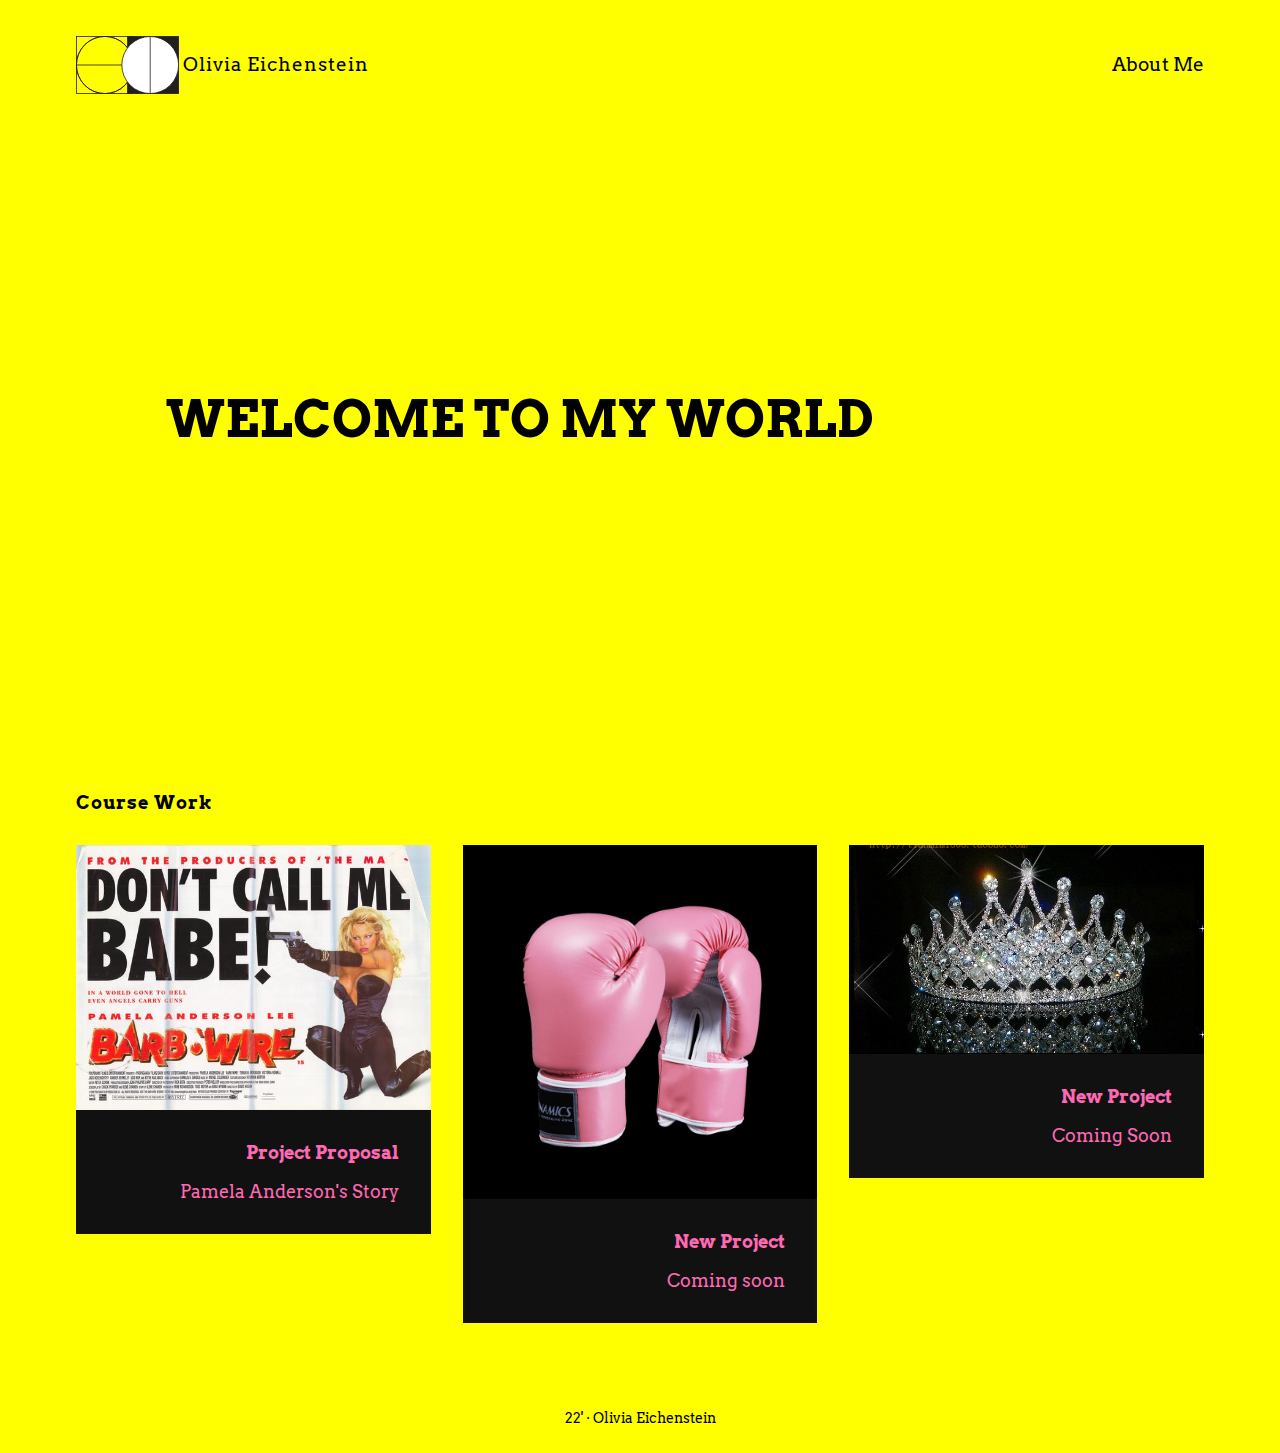
<file: index.html>
<!-- HTML -->

<!DOCTYPE html>
<html>
	<head>
		<script src="https://cdnjs.cloudflare.com/ajax/libs/jquery/3.6.0/jquery.min.js" integrity="sha512-894YE6QWD5I59HgZOGReFYm4dnWc1Qt5NtvYSaNcOP+u1T9qYdvdihz0PPSiiqn/+/3e7Jo4EaG7TubfWGUrMQ==" crossorigin="anonymous" referrerpolicy="no-referrer"></script>
		<!-- scripts -->
		<script src="js/main.js"></script>
		<!-- styles -->
		<link rel="stylesheet" type="text/css" href="css/grid.css">
		<link rel="stylesheet" type="text/css" href="css/reset.css">
		<link rel="stylesheet" type="text/css" href="css/style.css">
		<!-- SEO -->
		<meta name="description" content="This is my web journal.">
		<meta name="author" content="Olivia Eichenstein">
		<meta name="viewport" content="width=device-width, initial-scale=1.0">
		<!--  Bookmark Icon-->
		<link rel="icon" type="image/png" href="images/icon.png">
		<!-- load google fonts -->
		<link rel="preconnect" href="https://fonts.googleapis.com">
		<link rel="preconnect" href="https://fonts.gstatic.com" crossorigin>
		<link href="https://fonts.googleapis.com/css2?family=Arvo:ital,wght@0,400;0,700;1,400;1,700&display=swap" rel="stylesheet">

		<title>Olivia Eichenstein : ARTS 486 Web Journal</title>
	</head>

	<body>
		<div id="wrapper">
			<div id="masthead" class="grid">
				<div id="topnav" class="width-12-12 width-12-12-m">
					<ul>
						<li>
							<div id="logo">
								<a href="/" title="Olivia Eichenstein">
	          			<img src = "images/logooo.svg">
	          			<h1>Olivia Eichenstein</h1>
	        			</a>
      				</div>
						</li>
						<li><a href="about.html">About Me</a></li>
					</ul>
				</div>
			</div>
			<div id="main" class="grid">
	      <div id="intro" class="width-12-12-m width-12-12">
	        <div id="intro-holder">
	          <h1>WELCOME TO MY WORLD</h1>
	        </div>
	      </div>
	      <div id="work" class="width-12-12-m width-12-12">
	        <h3>Course Work</h3>
	        <div id="work-holder" class="grid">
	          <div class="width-12-12-m width-4-12 work-item">
	            <a class="inner" href="proposal.html" title="Proposal">
	              <img title="Proposal" src="images/barb-wire.jpg" />
	              <div class="work-inside">
	                <h2>Project Proposal</h2>
	                <p>Pamela Anderson's Story </p>
	              </div>
	            </a>
	          </div>
	          <div class="width-12-12-m width-4-12 work-item">
	            <a class="inner" href="portfolio-single.html" title="Hell Yes">
	              <img title="Every Single Person" src="images/tbic2-s.jpg" />
	              <div class="work-inside">
	                <h2>New Project</h2>
	                <p>Coming soon</p>
	              </div>
	            </a>
	          </div>
	          <div class="width-12-12-m width-4-12 work-item">
	            <a class="inner" href="portfolio-single.html" title="Hell Yes">
	              <img title="Every Single Person" src="images/crown.webp" />
	              <div class="work-inside">
	                <h2> New Project </h2>
	                <p>Coming Soon</p>
	              </div>
	            </a>
	          </div>

	        <div>
	      </div>
    	</div>
			<div id="footer" class="grid">
	      <div class="width-12-12-m width-12-12">
	        <p>22' · Olivia Eichenstein</p>
	      </div>
    </div>
		</div>
	</body>

</html>
</file>
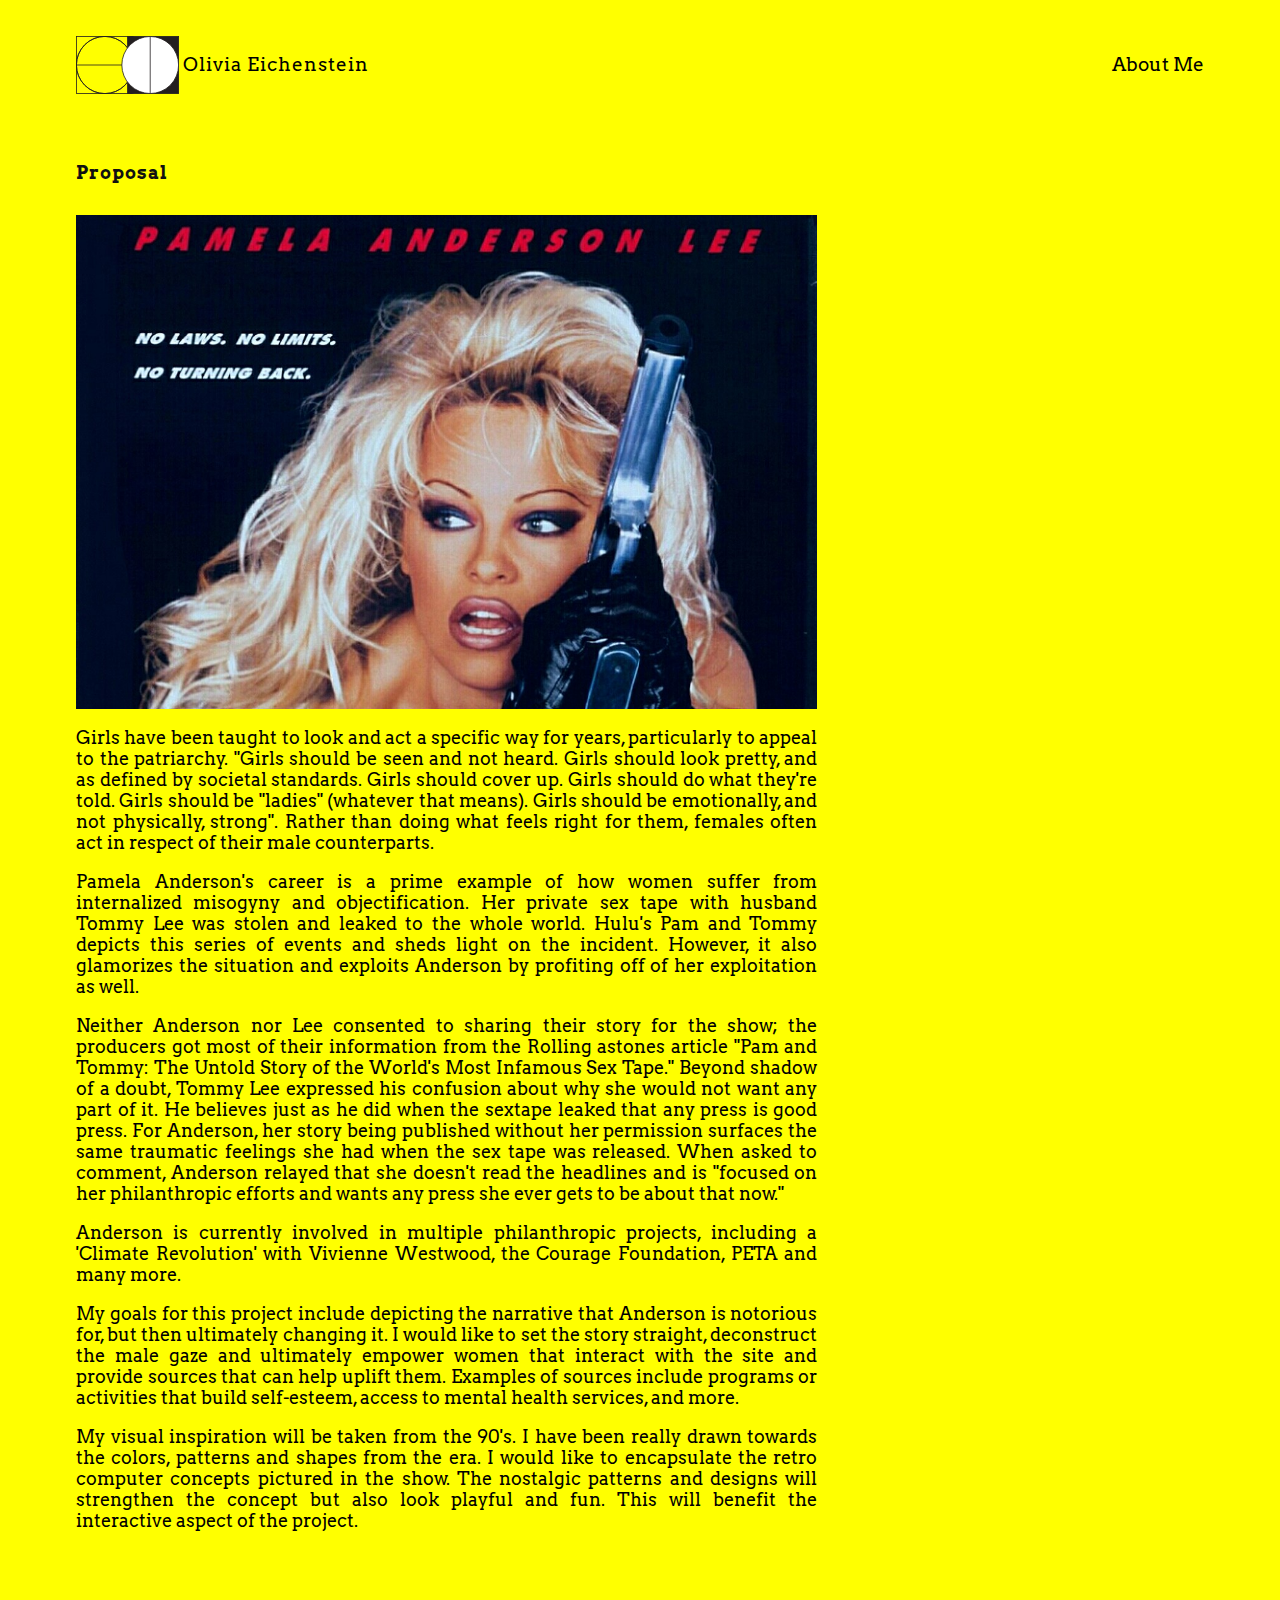
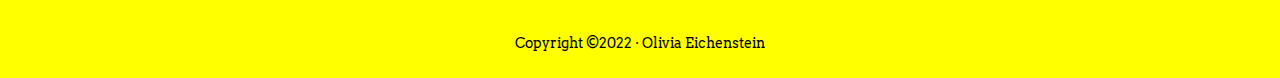
<file: proposal.html>
<!-- HTML -->

<!DOCTYPE html>
<html>
	<head>
		<script src="https://cdnjs.cloudflare.com/ajax/libs/jquery/3.6.0/jquery.min.js" integrity="sha512-894YE6QWD5I59HgZOGReFYm4dnWc1Qt5NtvYSaNcOP+u1T9qYdvdihz0PPSiiqn/+/3e7Jo4EaG7TubfWGUrMQ==" crossorigin="anonymous" referrerpolicy="no-referrer"></script>
		<!-- scripts -->
		<script src="js/main.js"></script>
		<!-- styles -->
		<link rel="stylesheet" type="text/css" href="css/grid.css">
		<link rel="stylesheet" type="text/css" href="css/reset.css">
		<link rel="stylesheet" type="text/css" href="css/style.css">
		<!-- SEO -->
		<meta name="description" content="This is my web journal.">
		<meta name="author" content="Olivia Eichenstein">
		<meta name="viewport" content="width=device-width, initial-scale=1.0">
		<!--  Bookmark Icon-->
		<link rel="icon" type="image/png" href="images/icon.png">
		<!-- load google fonts -->
		<link rel="preconnect" href="https://fonts.googleapis.com">
		<link rel="preconnect" href="https://fonts.gstatic.com" crossorigin>
		<link href="https://fonts.googleapis.com/css2?family=Arvo:ital,wght@0,400;0,700;1,400;1,700&display=swap" rel="stylesheet">

		<title>Olivia Eichenstein : ARTS 486 Web Journal</title>
	</head>

	<body>
		<div id="wrapper">
			<div id="masthead" class="grid">
				<div id="topnav" class="width-12-12 width-12-12-m">
					<ul>
						<li>
							<div id="logo"> 
								<a href="/" title="Olivia Eichenstein">
	          			<img src = "images/logooo.svg">
	          			<h1>Olivia Eichenstein</h1>
	        			</a>
      				</div>
						</li>
						<li><a href="about.html">About Me</a></li>
					</ul>
				</div>
			</div>
			<div id="main" class="grid">
	      
	      <div id="page" class="width-12-12-m width-12-12">

	      	<h3><a href="">Proposal</a></h3>

	        <div id="page-holder" class="grid">

	          <div class="width-12-12-m width-8-12 page-item">

	          	<p>
	          		<img src="images/attachment-barb-wire.jpg" title="Proposal Image" />
	          	</p>

	            <p>
	           	Girls have been taught to look and act a specific way for years, particularly to appeal to the patriarchy. "Girls should be seen and not heard. Girls should look pretty, and as defined by societal standards. Girls should cover up. Girls should do what they're told. Girls should be "ladies" (whatever that means). Girls should be emotionally, and not physically, strong". Rather than doing what feels right for them, females often act in respect of their male counterparts.</p>
</p>

	           	<p>Pamela Anderson's career is a prime example of how women suffer from internalized misogyny and objectification. Her private sex tape with husband Tommy Lee was stolen and leaked to the whole world. Hulu's Pam and Tommy depicts this series of events and sheds light on the incident. However, it also glamorizes the situation and exploits Anderson by profiting off of her exploitation as well.</p>
</p>

	           	<p>Neither Anderson nor Lee consented to sharing their story for the show; the producers got most of their information from the Rolling astones article  "Pam and Tommy: The Untold Story of the World's Most Infamous Sex Tape." Beyond shadow of a doubt, Tommy Lee expressed his confusion about why she would not want any part of it. He believes just as he did when the sextape leaked that any press is good press. For Anderson, her story being published without her permission surfaces the same traumatic feelings she had when the sex tape was released. When asked to comment, Anderson relayed that she doesn't read the headlines and is "focused on her philanthropic efforts and wants any press she ever gets to be about that now."</p>


	           	<p>Anderson is currently involved in multiple philanthropic projects, including a 'Climate Revolution' with Vivienne Westwood, the Courage Foundation, PETA and many more. </p>


	           	<p>My goals for this project include depicting the narrative that Anderson is notorious for, but then ultimately changing it. I would like to set the story straight, deconstruct the male gaze and ultimately empower women that interact with the site and provide sources that can help uplift them. Examples of sources include programs or activities that build self-esteem, access to mental health services, and more.</p>

	           	<p>My visual inspiration will be taken from the 90's. I have been really drawn towards the colors, patterns and shapes from the era. I would like to encapsulate the retro computer concepts pictured in the show. The nostalgic patterns and designs will strengthen the concept but also look playful and fun. This will benefit the interactive aspect of the project.</p>

	          </div>

	        </div>

	      </div>

    	</div>
			<div id="footer" class="grid">
	      <div class="width-12-12-m width-12-12">
	        <p>Copyright ©2022 · Olivia Eichenstein</p>
	      </div>
    </div>
		</div>
	</body>

</html>
</file>
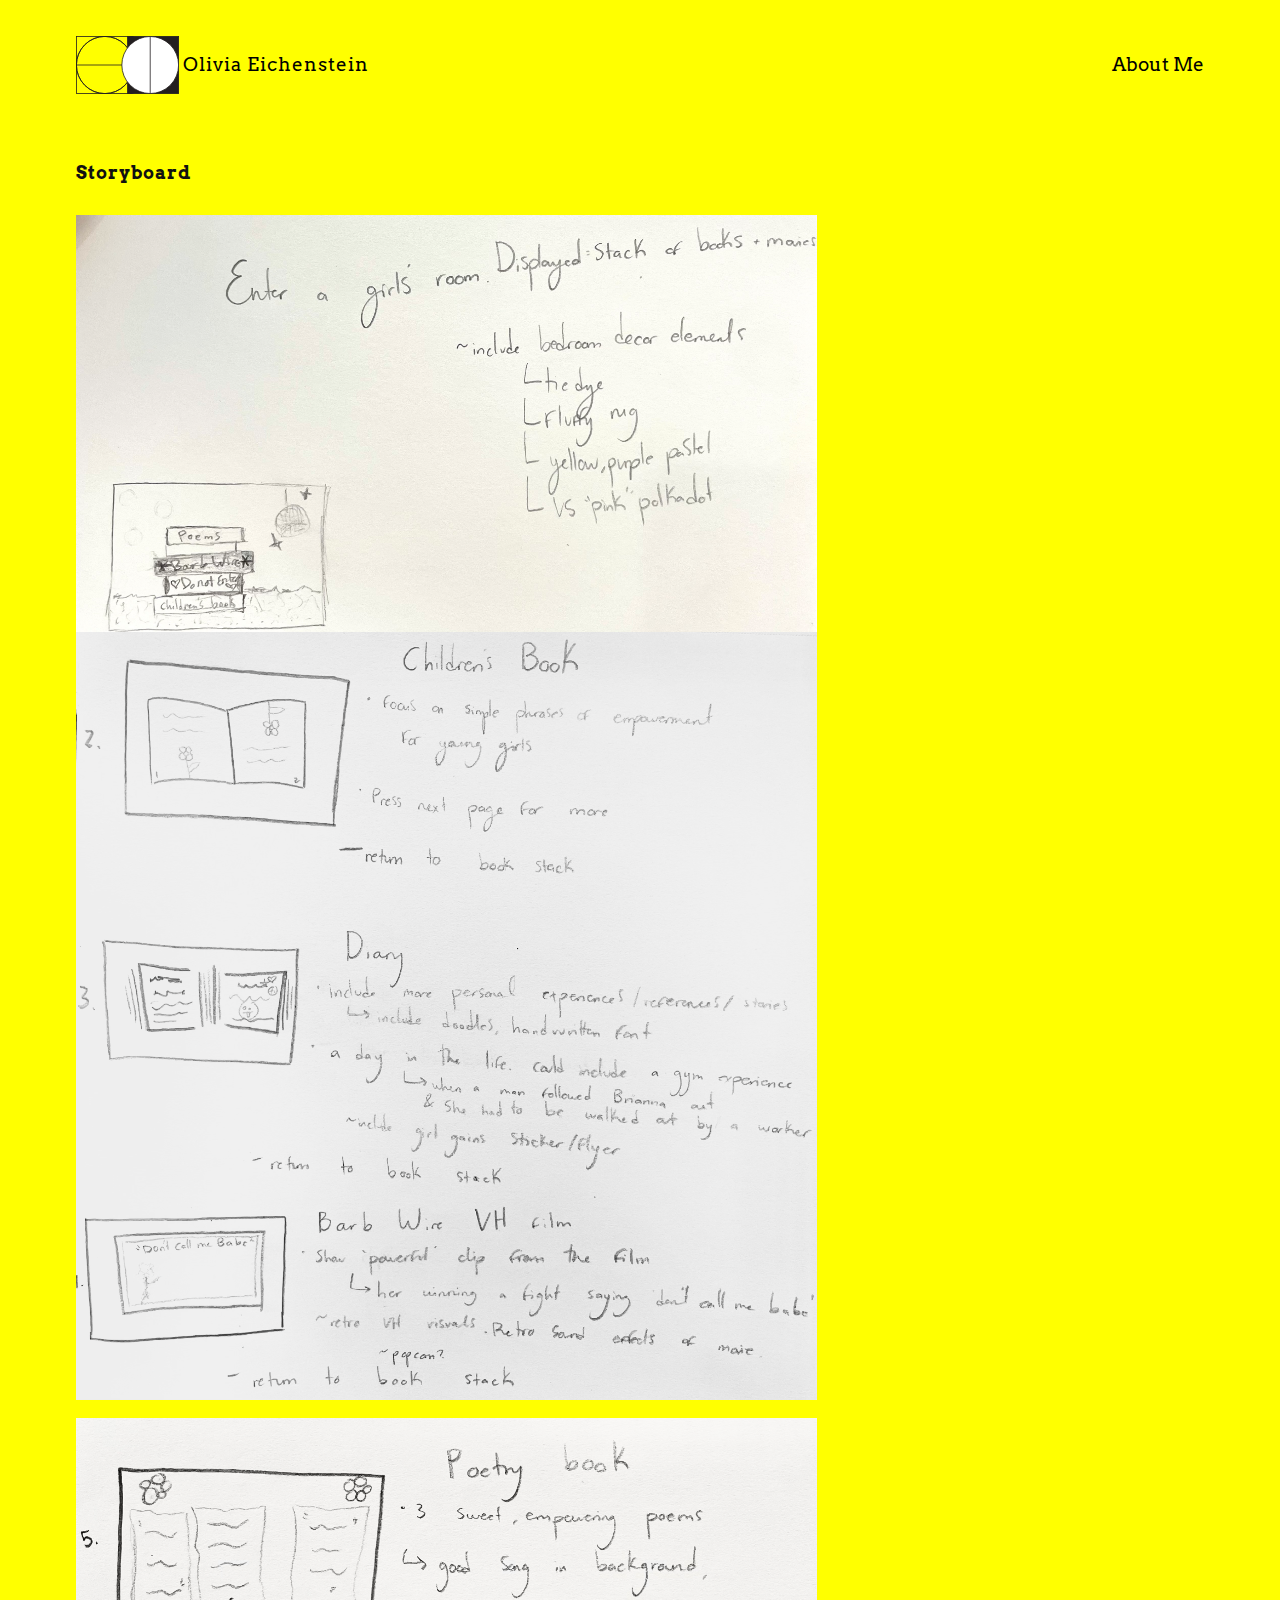
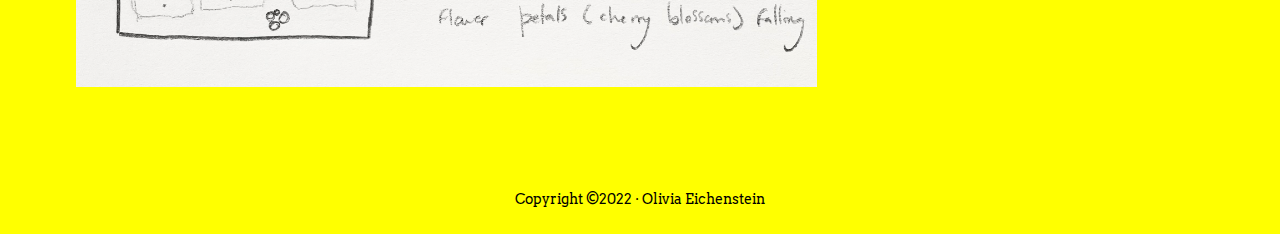
<file: Storyboard.html>
<!-- HTML -->

<!DOCTYPE html>
<html>
	<head>
		<script src="https://cdnjs.cloudflare.com/ajax/libs/jquery/3.6.0/jquery.min.js" integrity="sha512-894YE6QWD5I59HgZOGReFYm4dnWc1Qt5NtvYSaNcOP+u1T9qYdvdihz0PPSiiqn/+/3e7Jo4EaG7TubfWGUrMQ==" crossorigin="anonymous" referrerpolicy="no-referrer"></script>
		<!-- scripts -->
		<script src="js/main.js"></script>
		<!-- styles -->
		<link rel="stylesheet" type="text/css" href="css/grid.css">
		<link rel="stylesheet" type="text/css" href="css/reset.css">
		<link rel="stylesheet" type="text/css" href="css/style.css">
		<!-- SEO -->
		<meta name="description" content="This is my web journal.">
		<meta name="author" content="Olivia Eichenstein">
		<meta name="viewport" content="width=device-width, initial-scale=1.0">
		<!--  Bookmark Icon-->
		<link rel="icon" type="image/png" href="images/icon.png">
		<!-- load google fonts -->
		<link rel="preconnect" href="https://fonts.googleapis.com">
		<link rel="preconnect" href="https://fonts.gstatic.com" crossorigin>
		<link href="https://fonts.googleapis.com/css2?family=Arvo:ital,wght@0,400;0,700;1,400;1,700&display=swap" rel="stylesheet">

		<title>Olivia Eichenstein : ARTS 486 Web Journal</title>
	</head>

	<body>
		<div id="wrapper">
			<div id="masthead" class="grid">
				<div id="topnav" class="width-12-12 width-12-12-m">
					<ul>
						<li>
							<div id="logo"> 
								<a href="/" title="Olivia Eichenstein">
	          			<img src = "images/logooo.svg">
	          			<h1>Olivia Eichenstein</h1>
	        			</a>
      				</div>
						</li>
						<li><a href="about.html">About Me</a></li>
					</ul>
				</div>
			</div>
			<div id="main" class="grid">
	      
	      <div id="page" class="width-12-12-m width-12-12">

	      	<h3><a href="">Storyboard</a></h3>

	        <div id="page-holder" class="grid">

	          <div class="width-12-12-m width-8-12 page-item">

	          	<p>
	          		<img src="images/story1.jpeg" 
	          	</p>
	          		<img src="images/story2.jpeg">

	            <p>
	            	<img src="images/story3.jpeg">
	           	
	          </div>

	        </div>

	      </div>

    	</div>
			<div id="footer" class="grid">
	      <div class="width-12-12-m width-12-12">
	        <p>Copyright ©2022 · Olivia Eichenstein</p>
	      </div>
    </div>
		</div>
	</body>

</html>
</file>
<file: css/grid.css>
/* G R I D */

.grid {
  display: grid;
  grid-template-columns: repeat(12, 1fr);
  grid-gap: 1rem;
}

.grid div {
  /*background-color:rgba(0,0,0,0.04);*/
}

/* H E I G H T */

.height-2 {
	grid-row: span 2;
}

.height-3 {
	grid-row: span 3;
}

/* M O B I L E */

.width-1-12-m {
  grid-column: span 1;
}

.width-2-12-m {
  grid-column: span 2;
}

.width-3-12-m {
  grid-column: span 3;
}

.width-4-12-m {
  grid-column: span 4;
}

.width-5-12-m {
  grid-column: span 5;
}

.width-6-12-m {
  grid-column: span 6;
}

.width-7-12-m {
  grid-column: span 7;
}

.width-8-12-m {
  grid-column: span 8;
}

.width-9-12-m {
  grid-column: span 9;
}

.width-10-12-m {
  grid-column: span 10;
}

.width-11-12-m {
  grid-column: span 11;
}

.width-12-12-m {
  grid-column: span 12;
}

/* D E S K T O P / L A P T O P */

@media (min-width: 700px) {

  .grid {
    grid-gap: 2rem;
  }

  .width-1-12 {
    grid-column: span 1;
  }

  .width-2-12 {
    grid-column: span 2;
  }

  .width-3-12 {
    grid-column: span 3;
  }

  .width-4-12 {
    grid-column: span 4;
  }

  .width-5-12 {
    grid-column: span 5;
  }

  .width-6-12 {
    grid-column: span 6;
  }

  .width-7-12 {
    grid-column: span 7;
  }

  .width-8-12 {
    grid-column: span 8;
  }

  .width-9-12 {
    grid-column: span 9;
  }

  .width-10-12 {
    grid-column: span 10;
  }

  .width-11-12 {
    grid-column: span 11;
  }

  .width-12-12 {
    grid-column: span 12;
  }

}
</file>
<file: css/style.css>
/*stylesheet*/

/* vars */
:root {
  --background-color: #fff;
  --body-color: #111;
}

body {
  margin: 0;  
  font-family: 'Arvo', serif;
  font-weight: 300;
  background-color: yellow;
}

h1, h2, h3, h4, p {
  margin-top: 0;
  margin-bottom: 1em;
}

h1, h2 {
  font-weight: 700;
}

#wrapper {
  margin: 0 auto;
  max-width: 1200px;
}

#main, #footer, #masthead {
  margin: 2em 2em 0;
}

#logo a {
  text-decoration: none;
  display: flex;
  width: 100%;
  height: 100%;
  align-items: center;
}

#logo h1 {
  letter-spacing: 1px;
  font-weight: 300;
  font-size: 1.2rem;
  margin-bottom: 0;
}

#logo img { 
  margin-right: .25rem;
  height: 3.6rem;
  width: auto;
}

#topnav ul {
  list-style: none;
  padding-left: 0;
  margin: 0;
  display: flex; 
  flex-wrap: wrap;
  width: 100%;
  height: 100%;
  align-items: center;
}

#topnav ul {
  display: flex;
}

#topnav li {
  margin-right: 2em;
  margin-bottom: 0;
}

#topnav li:first-child {
  margin-right: auto;
}

#topnav li:last-child {
  margin-right: 0;
}

#topnav li a {
  text-decoration: none;
  font-size: 1.2rem;
}

/* INTRO */

#intro {
  display: flex;
  align-items: center;
  height: 70vh;
}

#work h3, #page h3 {
  font-weight: 600;
  letter-spacing: 1px;
  margin-bottom: 2rem;
}

#work h3 a, #page h3 a {
  color: var(--body-color);
  text-decoration: none;
}

.work-item {
  overflow: hidden;
  position: relative;
  width: 100%; 
}

.work-item .inner .work-inside {
  color: hotpink;
  padding: 2rem;
  width: 100%;
  background-color: var(--body-color);
  text-align: right;
}

.work-item .inner .work-inside p:last-child {
  margin-bottom: 0;
}

.work-item .inner:hover .work-inside {
  opacity: 1;
}

.work-item img {
  display: block;
  width: 100%;
  height: auto;
}

/* PAGE */

#page {
  margin-top: 2rem;
  margin-bottom: 2rem;
}

.page-item .date-holder {
  margin-bottom: .25em;
}

.page-item img {
  display: block;
  width: 100%;
  height: auto;
}

.page-item .caption {
  font-size: .75rem;
  color: #666666;
  display: block;
  width: 100%;
  margin-top: .5rem;
  margin-bottom: 2rem;
  text-align: right;
}

.page-item p {
  text-align: justify;
}


.page-item .date {
  margin: 0;
  font-size: .85rem;
  padding: 0 4px;
  color: var(--background-color);
  display: inline-block;
  background-color: orange;(--body-color);
}

.page-item h2 a {
  color: var(--body-color);
  text-decoration-color: transparent; 
  transition: text-decoration-color .3s ease-in-out;
}

.page-item h2 a:hover {
  color: lavenderblush;(--body-color);
  text-decoration-color: var(--body-color); 
}

.page-item p a {
  color: var(--body-color);
  text-decoration-color: var(--body-color); 
}


/*FOOTER*/

#footer {
  padding: 2em;
  text-align: center;
  font-size: .85rem;
}

#footer p:last-child {
  margin-bottom: 0;
}

/*RESPONSIVE*/

/* for variable type sizing */
@media screen and (min-width: 320px) {
  body {
    font-size: calc(12px + 4 * ((100vw - 320px) / 960));
  }
}

@media all and (max-width: 699px) { 

  #intro-holder h1 {
    font-size: 2.2rem
  }

  .work-item .inner .work-inside {
    opacity: 1;
  }

}

@media all and (min-width: 700px) {

  #intro-holder h1 {
    font-size: 3.2rem
  }

  #intro {
    height: 70vh;
  }

  #intro-holder {
    padding: 0 5em;
  }

  body {
    font-size: 18px;
  }

}/*stylesheet*/
</file>
